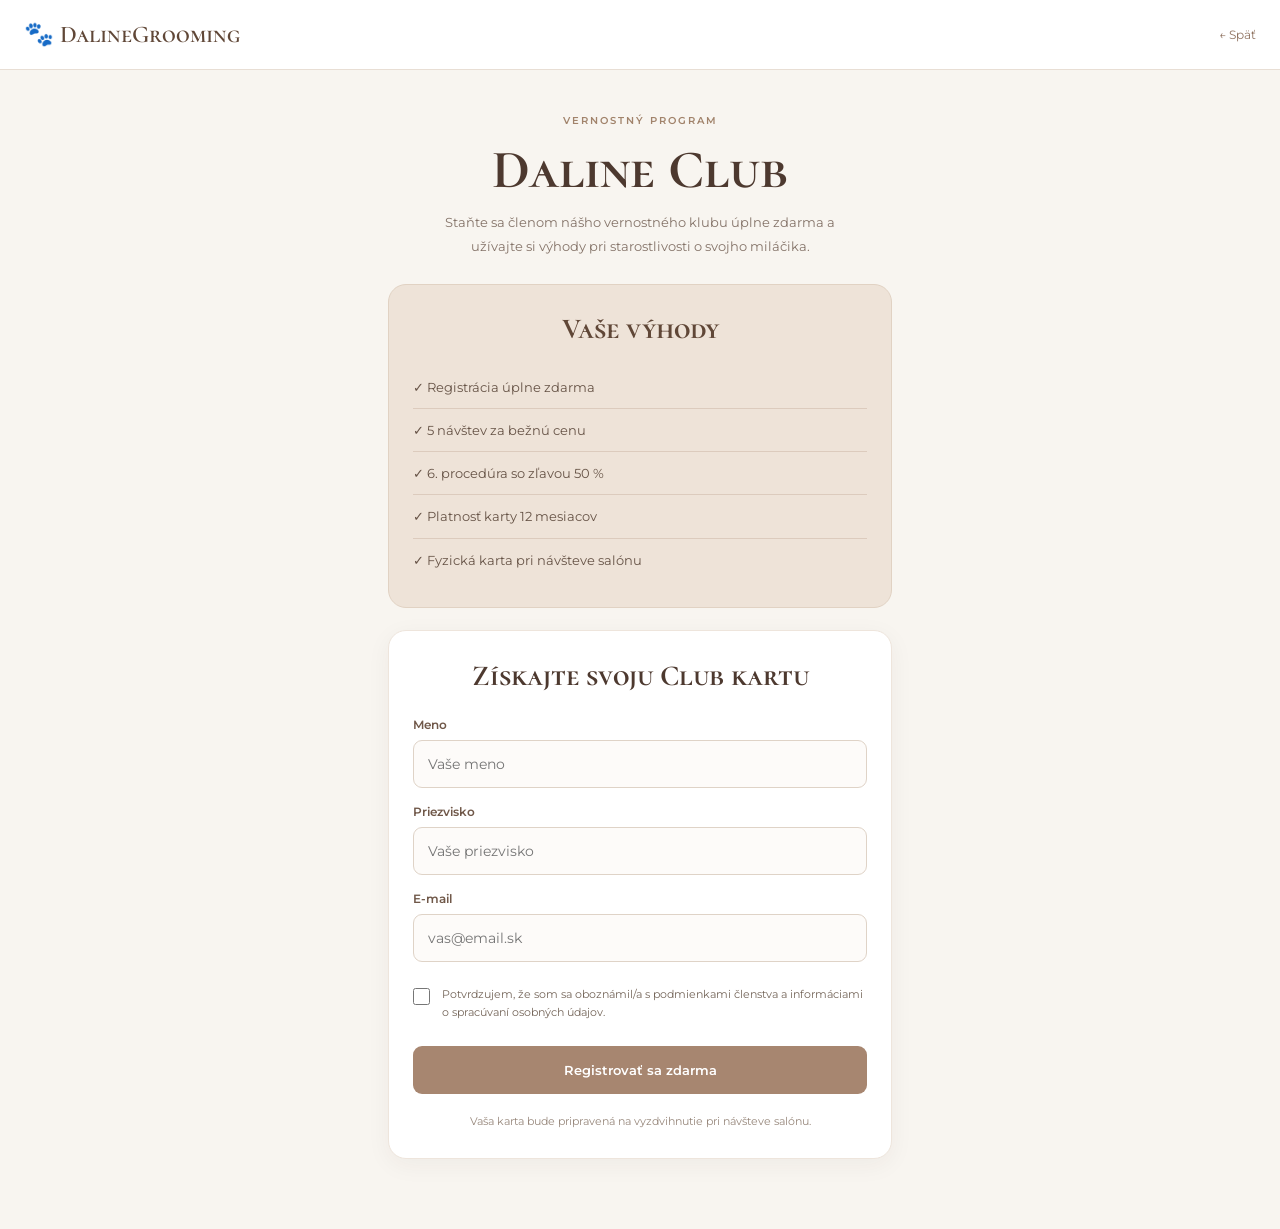
<file: daline-club.html>
<!doctype html>

<html lang="sk">
  <head>
    <meta charset="utf-8" />

    <meta name="viewport" content="width=device-width, initial-scale=1.0" />

    <title>Daline Club | DalineGrooming</title>

    <link rel="preconnect" href="https://fonts.googleapis.com" />

    <link rel="preconnect" href="https://fonts.gstatic.com" crossorigin />

    <link
      href="https://fonts.googleapis.com/css2?family=Cormorant+SC:wght@400;600;700&family=Montserrat:wght@400;500;600&display=swap"
      rel="stylesheet"
    />

    <style>
      * {
        box-sizing: border-box;
      }

      html,
      body {
        margin: 0;
        padding: 0;
        width: 100%;
        overflow-x: hidden;
      }

      body {
        background: #f8f5f0;
        color: #4d392f;
        font-family: "Montserrat", sans-serif;
        font-size: 14px;
      }

      /* HEADER */
      .club-header {
        width: 100%;
        background: #fff;
        border-bottom: 1px solid #e8ded4;
        padding: 20px 24px;
        display: flex;
        align-items: center;
        justify-content: space-between;
        gap: 12px;
      }

      .club-logo {
        font-family: "Cormorant SC", Georgia, serif;
        font-size: 24px;
        font-weight: 600;
        color: #604737;
        text-decoration: none;
      }

      .back-link {
        color: #8e715e;
        font-size: 12px;
        text-decoration: none;
        white-space: nowrap;
      }

      /* PAGE CONTAINER */
      .club-container {
        width: 100%;
        max-width: 540px;
        margin: 0 auto;
        padding: 40px 18px 70px;
      }

      /* INTRO */
      .club-intro {
        width: 100%;
        text-align: center;
        margin-bottom: 26px;
      }

      .club-intro span {
        font-size: 10px;
        font-weight: 600;
        letter-spacing: 2px;
        color: #a1836b;
      }

      .club-intro h1 {
        font-family: "Cormorant SC", Georgia, serif;
        font-size: clamp(40px, 9vw, 54px);
        line-height: 1.1;
        margin: 12px 0;
        color: #4d392f;
      }

      .club-intro p {
        max-width: 410px;
        margin: 0 auto;
        font-size: 13px;
        line-height: 1.8;
        color: #847368;
      }

      /* BENEFITS CARD */
      .club-benefits {
        width: 100%;
        background: #eee3d8;
        border: 1px solid #e1d2c3;
        border-radius: 18px;
        padding: 26px 24px;
        margin-bottom: 22px;
      }

      .club-benefits h2 {
        font-family: "Cormorant SC", Georgia, serif;
        font-size: 29px;
        color: #604737;
        text-align: center;
        margin: 0 0 20px;
      }

      .club-benefits p {
        font-size: 13px;
        color: #665346;
        line-height: 1.7;
        padding: 10px 0;
        margin: 0;
        border-bottom: 1px solid #dccbbd;
      }

      .club-benefits p:last-child {
        border-bottom: none;
      }

      /* REGISTRATION CARD */
      .club-form {
        width: 100%;
        display: block;
        background: #fff;
        border: 1px solid #eee5dc;
        border-radius: 18px;
        padding: 28px 24px;
        box-shadow: 0 6px 25px rgba(60, 40, 30, 0.05);
      }

      .club-form h2 {
        font-family: "Cormorant SC", Georgia, serif;
        font-size: 29px;
        line-height: 1.2;
        color: #4d392f;
        text-align: center;
        margin: 0 0 24px;
      }

      /* FORM FIELDS */
      .club-form > label:not(.club-consent) {
        display: block;
        font-size: 12px;
        font-weight: 600;
        color: #705849;
        margin: 16px 0 8px;
      }

      .club-form input:not([type="checkbox"]) {
        display: block;
        width: 100%;
        min-width: 0;
        padding: 14px;
        border: 1px solid #dfd3c7;
        border-radius: 9px;
        background: #fdfbf9;
        color: #4d392f;
        font-family: inherit;
        font-size: 14px;
      }

      .club-form input:focus {
        outline: 2px solid #c7aa92;
        outline-offset: 1px;
      }

      /* CONSENT - FIXED */
      .club-form .club-consent {
        display: flex !important;
        flex-direction: row !important;
        align-items: flex-start !important;
        justify-content: flex-start !important;
        width: 100%;
        gap: 12px;
        margin: 24px 0 !important;
        padding: 0;
        font-size: 11px;
        font-weight: 400;
        line-height: 1.6;
        color: #75665a;
        text-align: left;
      }

      .club-form .club-consent input[type="checkbox"] {
        appearance: auto;
        display: block;
        flex: 0 0 17px;
        width: 17px !important;
        height: 17px !important;
        min-width: 17px;
        margin: 2px 0 0;
        padding: 0;
        accent-color: #a78670;
      }

      .club-form .club-consent span {
        display: block;
        flex: 1 1 0;
        min-width: 0;
        overflow-wrap: anywhere;
      }

      /* BUTTON */
      .club-form button[type="submit"] {
        display: block;
        width: 100%;
        padding: 16px;
        background: #a78670;
        color: #fff;
        border: none;
        border-radius: 9px;
        font-family: inherit;
        font-size: 13px;
        font-weight: 600;
        cursor: pointer;
      }

      .club-form button[type="submit"]:hover {
        background: #8d6c56;
      }

      .club-note {
        text-align: center;
        font-size: 11px;
        line-height: 1.7;
        color: #97877b;
        margin: 18px 0 0;
      }

      #clubStatus {
        text-align: center;
        font-size: 12px;
      }

      /* MOBILE */
      @media (max-width: 600px) {
        .club-header {
          padding: 17px 18px;
        }

        .club-logo {
          font-size: 20px;
        }

        .club-container {
          padding: 30px 16px 50px;
        }

        .club-benefits {
          padding: 22px 20px;
        }

        .club-form {
          padding: 25px 20px;
        }

        .club-form h2 {
          font-size: 26px;
        }
      }
    </style>
  </head>

  <body>
    <header class="club-header">
      <a href="index.html" class="club-logo"> 🐾 DalineGrooming </a>

      <a href="index.html#loyalty" class="back-link"> ← Späť </a>
    </header>

    <main class="club-container">
      <div class="club-intro">
        <span>VERNOSTNÝ PROGRAM</span>
        <h1>Daline Club</h1>

        <p>
          Staňte sa členom nášho vernostného klubu úplne zdarma a užívajte si
          výhody pri starostlivosti o svojho miláčika.
        </p>
      </div>

      <div class="club-benefits">
        <h2>Vaše výhody</h2>

        <p>✓ Registrácia úplne zdarma</p>

        <p>✓ 5 návštev za bežnú cenu</p>

        <p>✓ 6. procedúra so zľavou 50 %</p>

        <p>✓ Platnosť karty 12 mesiacov</p>

        <p>✓ Fyzická karta pri návšteve salónu</p>
      </div>

      <form
        class="club-form"
        id="clubForm"
        action="https://formspree.io/f/xzerbgjo"
        method="POST"
      >
        <input type="hidden" name="membership" value="Daline Club" />
        <h2>Získajte svoju Club kartu</h2>

        <label for="firstName">Meno</label>

        <input
          type="text"
          id="firstName"
          name="firstName"
          autocomplete="given-name"
          placeholder="Vaše meno"
          required
        />

        <label for="lastName">Priezvisko</label>

        <input
          type="text"
          id="lastName"
          name="lastName"
          autocomplete="family-name"
          placeholder="Vaše priezvisko"
          required
        />

        <label for="email">E-mail</label>

        <input
          type="email"
          id="email"
          name="email"
          autocomplete="email"
          placeholder="vas@email.sk"
          required
        />

        <label class="club-consent">
          <input type="checkbox" name="termsAccepted" value="yes" required />
          <span>
            Potvrdzujem, že som sa oboznámil/a s podmienkami členstva a
            informáciami o spracúvaní osobných údajov.
          </span>
        </label>

        <button type="submit">Registrovať sa zdarma</button>

        <p id="clubStatus" role="status" aria-live="polite"></p>

        <p class="club-note">
          Vaša karta bude pripravená na vyzdvihnutie pri návšteve salónu.
        </p>
      </form>
    </main>
    <script>
      const clubForm = document.getElementById("clubForm");
      const clubStatus = document.getElementById("clubStatus");

      clubForm.addEventListener("submit", async function (event) {
        event.preventDefault();

        const button = clubForm.querySelector('button[type="submit"]');

        button.disabled = true;
        button.textContent = "Odosielanie...";
        clubStatus.textContent = "";

        try {
          const response = await fetch(clubForm.action, {
            method: "POST",
            body: new FormData(clubForm),
            headers: {
              Accept: "application/json",
            },
          });

          if (response.ok) {
            window.location.href = "daline-success.html";
          } else {
            clubStatus.textContent =
              "Registráciu sa nepodarilo odoslať. Skúste to znova.";
          }
        } catch (error) {
          clubStatus.textContent = "Nastala chyba pripojenia. Skúste to znova.";
        } finally {
          button.disabled = false;
          button.textContent = "Registrovať sa zdarma";
        }
      });
    </script>
  </body>
</html>
</file>
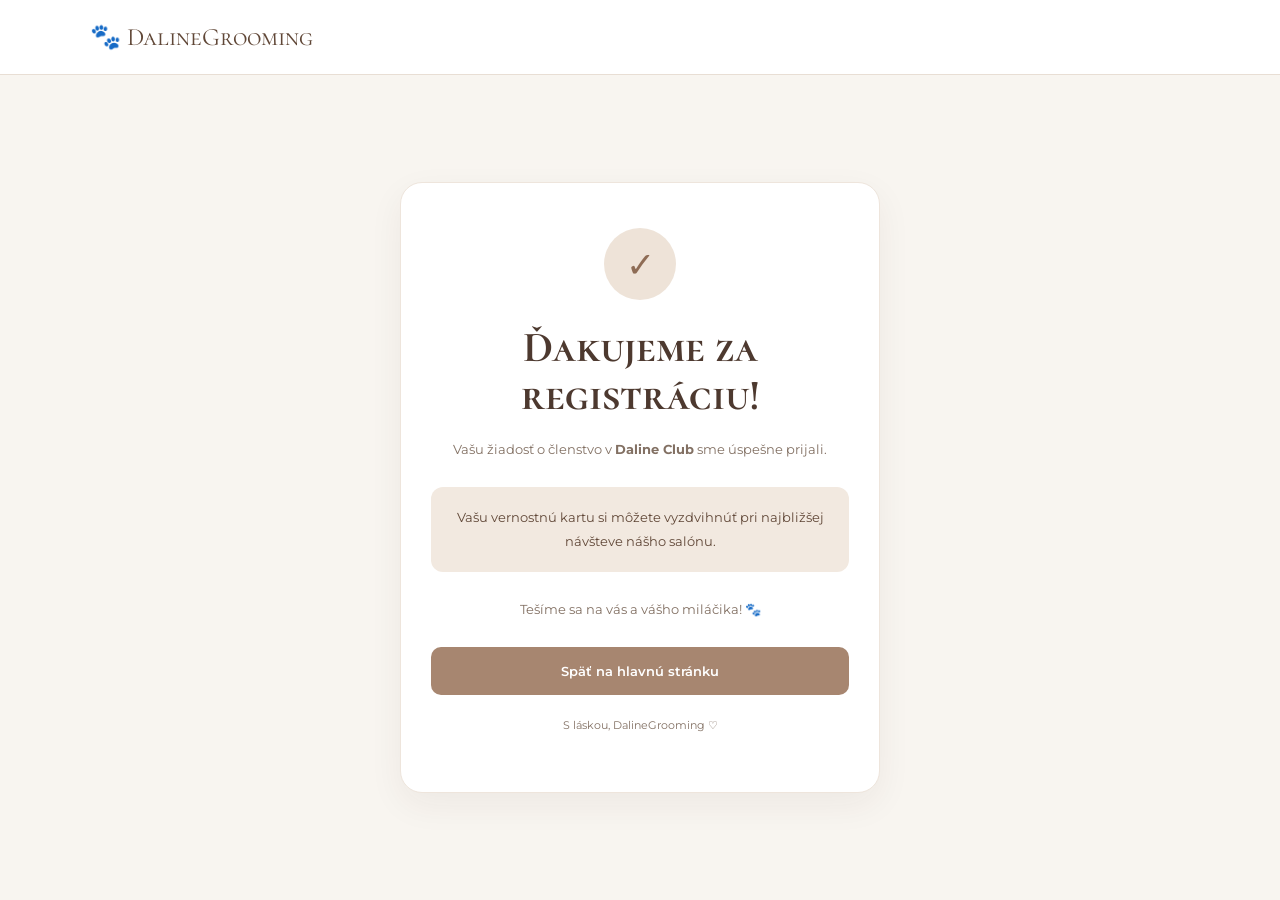
<file: daline-success.html>
<!doctype html>

<html lang="sk">
  <head>
    <meta charset="UTF-8" />

    <meta name="viewport" content="width=device-width, initial-scale=1.0" />

    <title>Ďakujeme | DalineGrooming</title>

    <link
      href="https://fonts.googleapis.com/css2?family=Cormorant+SC:wght@400;600;700&family=Montserrat:wght@400;500;600&display=swap"
      rel="stylesheet"
    />

    <style>
      * {
        box-sizing: border-box;
      }

      body {
        margin: 0;

        min-height: 100vh;

        background: #f8f5f0;

        color: #4d392f;

        font-family: "Montserrat", sans-serif;

        display: flex;

        flex-direction: column;
      }

      header {
        padding: 22px 7%;

        background: #fff;

        border-bottom: 1px solid #e8ded4;
      }

      .logo {
        font-family: "Cormorant SC", serif;

        font-size: 25px;

        color: #604737;

        text-decoration: none;
      }

      main {
        flex: 1;

        display: flex;

        align-items: center;

        justify-content: center;

        padding: 35px 18px;
      }

      .success-card {
        width: 100%;

        max-width: 480px;

        background: white;

        border: 1px solid #eee5dc;

        border-radius: 22px;

        padding: 45px 30px;

        text-align: center;

        box-shadow: 0 12px 35px rgba(60, 40, 30, 0.06);
      }

      .success-icon {
        width: 72px;

        height: 72px;

        border-radius: 50%;

        background: #eee3d8;

        color: #8e6c55;

        font-size: 35px;

        display: flex;

        align-items: center;

        justify-content: center;

        margin: 0 auto 24px;
      }

      h1 {
        font-family: "Cormorant SC", serif;

        font-size: 43px;

        line-height: 1.1;

        margin: 0 0 18px;
      }

      p {
        font-size: 13px;

        line-height: 1.9;

        color: #827063;
      }

      .highlight {
        background: #f2e9e0;

        padding: 18px;

        border-radius: 12px;

        margin: 25px 0;
      }

      .highlight p {
        margin: 0;

        color: #604737;
      }

      .btn {
        display: block;

        padding: 16px;

        background: #a78670;

        color: white;

        text-decoration: none;

        border-radius: 10px;

        font-size: 13px;

        font-weight: 600;

        margin-top: 25px;
      }

      .btn:hover {
        background: #8e6c55;
      }

      .small {
        font-size: 11px;

        margin-top: 20px;
      }

      @media (max-width: 600px) {
        .success-card {
          padding: 35px 23px;
        }

        h1 {
          font-size: 37px;
        }
      }
    </style>
  </head>

  <body>
    <header>
      <a href="index.html" class="logo"> 🐾 DalineGrooming </a>
    </header>

    <main>
      <div class="success-card">
        <div class="success-icon">✓</div>

        <h1>Ďakujeme za registráciu!</h1>

        <p>
          Vašu žiadosť o členstvo v

          <strong>Daline Club</strong>

          sme úspešne prijali.
        </p>

        <div class="highlight">
          <p>
            Vašu vernostnú kartu si môžete vyzdvihnúť pri najbližšej návšteve
            nášho salónu.
          </p>
        </div>

        <p>Tešíme sa na vás a vášho miláčika! 🐾</p>

        <a href="index.html" class="btn"> Späť na hlavnú stránku </a>

        <p class="small">S láskou, DalineGrooming ♡</p>
      </div>
    </main>
  </body>
</html>
</file>
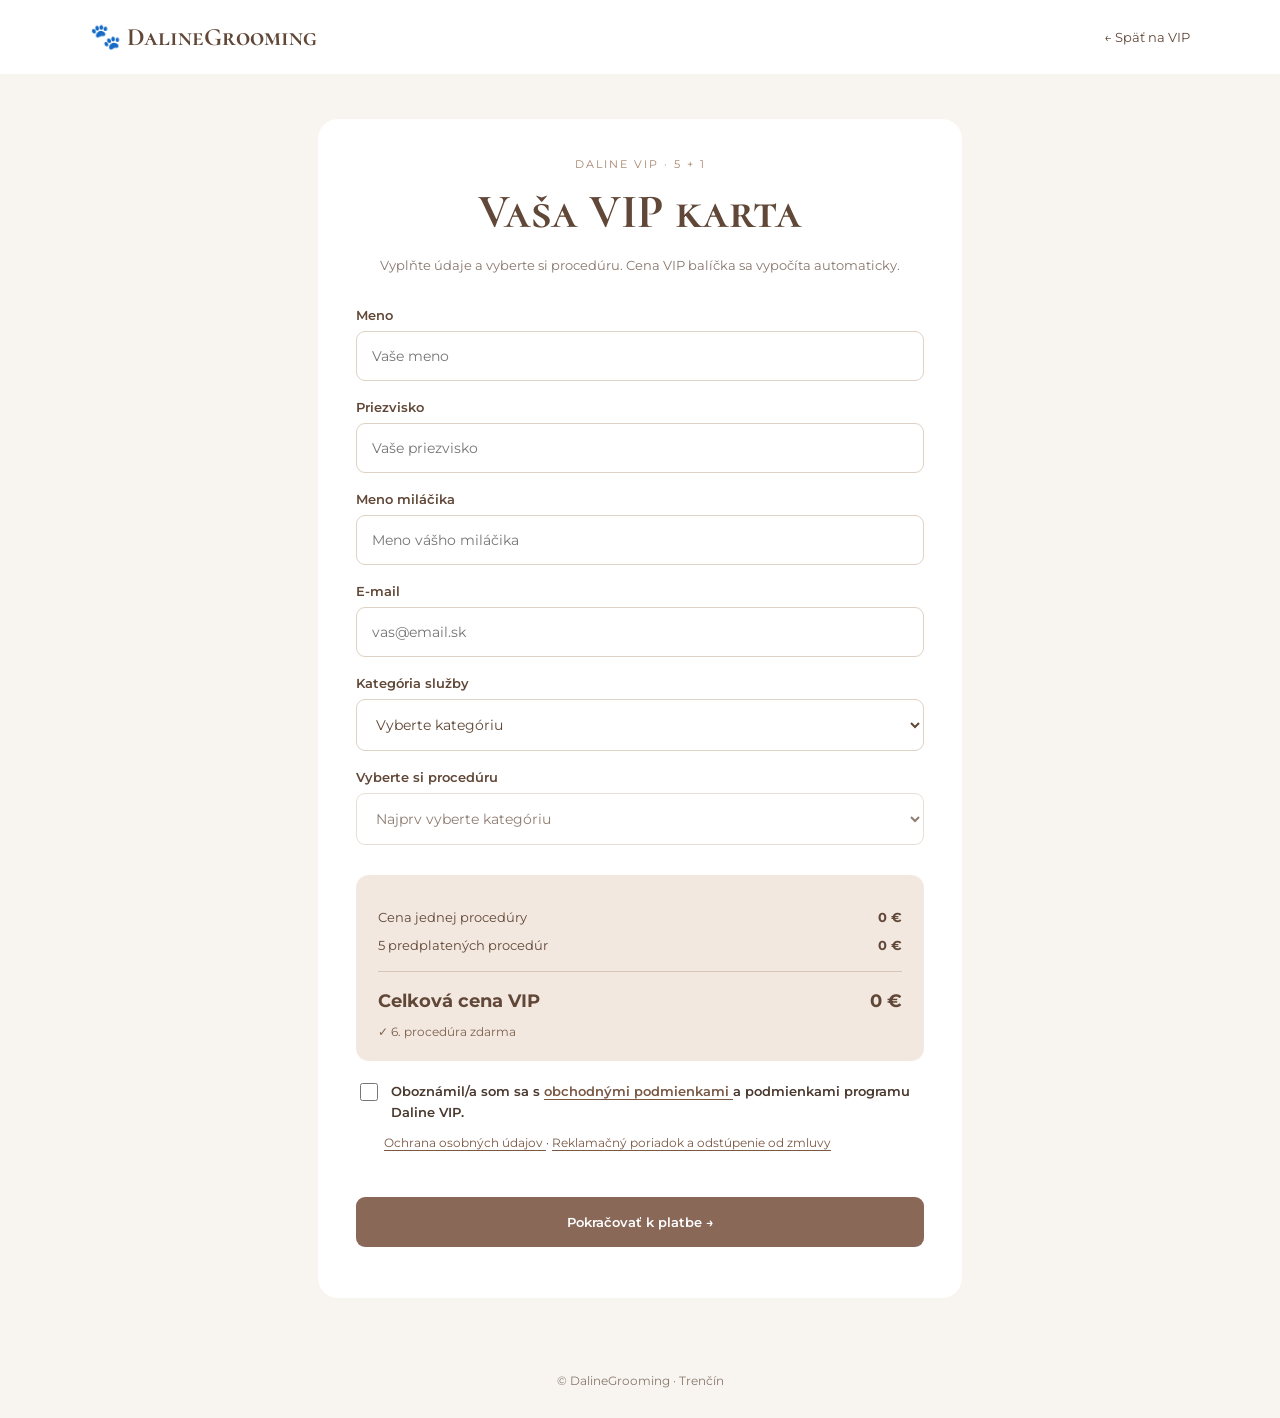
<file: daline-vip-payment.html>
<!doctype html>

<html lang="sk">
  <head>
    <meta charset="UTF-8" />

    <meta name="viewport" content="width=device-width, initial-scale=1.0" />

    <title>VIP objednávka | DalineGrooming</title>

    <link
      href="https://fonts.googleapis.com/css2?family=Cormorant+SC:wght@500;600;700&family=Montserrat:wght@400;500;600;700&display=swap"
      rel="stylesheet"
    />

    <style>
      * {
        box-sizing: border-box;
      }

      body {
        margin: 0;

        background: #f8f5f0;

        color: #604737;

        font-family: Montserrat, sans-serif;
      }

      header {
        padding: 22px 7%;

        background: white;

        display: flex;

        justify-content: space-between;

        align-items: center;
      }

      .logo {
        font-family: "Cormorant SC", serif;

        font-size: 25px;

        font-weight: 700;

        text-decoration: none;

        color: #604737;
      }

      .back {
        color: #604737;

        text-decoration: none;

        font-size: 13px;
      }

      main {
        max-width: 680px;

        margin: 45px auto;

        padding: 0 18px;
      }

      .form-card {
        background: white;

        border-radius: 20px;

        padding: 38px;
      }

      .eyebrow {
        color: #a78670;

        font-size: 11px;

        letter-spacing: 2px;

        text-align: center;
      }

      h1 {
        font-family: "Cormorant SC", serif;

        font-size: 48px;

        text-align: center;

        margin: 12px 0;
      }

      .intro {
        text-align: center;

        color: #88776c;

        font-size: 13px;

        line-height: 1.8;

        margin-bottom: 30px;
      }

      label {
        display: block;

        font-size: 13px;

        font-weight: 600;

        margin: 18px 0 8px;
      }

      input,
      select {
        width: 100%;

        padding: 15px;

        border: 1px solid #ded1c6;

        border-radius: 9px;

        background: white;

        color: #604737;

        font-family: inherit;

        font-size: 14px;
      }

      input:focus,
      select:focus {
        outline: 2px solid #a78670;

        outline-offset: 1px;
      }

      .summary {
        background: #f2e8df;

        padding: 22px;

        border-radius: 13px;

        margin-top: 30px;
      }

      .summary-row {
        display: flex;

        justify-content: space-between;

        gap: 15px;

        margin: 12px 0;

        font-size: 13px;
      }

      .summary hr {
        border: 0;

        border-top: 1px solid #d7c5b6;

        margin: 18px 0;
      }

      .total {
        font-weight: 700;

        font-size: 18px;
      }

      .free {
        color: #7e604c;

        font-size: 12px;

        margin-bottom: 0;
      }

      button {
        width: 100%;

        background: #896858;

        color: white;

        padding: 17px;

        border: 0;

        border-radius: 9px;

        font-family: inherit;

        font-weight: 600;

        cursor: pointer;

        margin-top: 25px;
      }

      button:hover {
        background: #705344;
      }

      .note {
        font-size: 12px;

        color: #88776c;

        line-height: 1.7;

        text-align: center;
      }

      .message {
        font-size: 13px;

        line-height: 1.6;

        text-align: center;

        color: #604737;
      }

      footer {
        text-align: center;

        padding: 30px;

        font-size: 12px;

        color: #88776c;
      }

      @media (max-width: 600px) {
        .form-card {
          padding: 24px 20px;
        }

        h1 {
          font-size: 39px;
        }

        .back {
          font-size: 11px;
        }
      }
      /* Daline VIP – legal links */
      .vip-consent {
        margin: 20px 0;
        font-size: 13px;
        line-height: 1.6;
        color: #49382e;
      }

      .vip-consent label {
        display: flex;
        align-items: flex-start;
        gap: 10px;
        cursor: pointer;
      }

      .vip-consent input[type="checkbox"] {
        width: 18px;
        height: 18px;
        flex-shrink: 0;
        margin-top: 2px;
        accent-color: #795844;
      }

      .vip-consent a {
        color: #795844;
        text-decoration: underline;
        text-underline-offset: 3px;
      }

      .vip-consent a:hover {
        color: #49382e;
      }

      .vip-legal-links {
        margin: 10px 0 0 28px;
        font-size: 12px;
      }
    </style>
  </head>

  <body>
    <header>
      <a class="logo" href="index.html">🐾 DalineGrooming</a>

      <a class="back" href="daline-vip.html">← Späť na VIP</a>
    </header>

    <main>
      <section class="form-card">
        <div class="eyebrow">DALINE VIP · 5 + 1</div>

        <h1>Vaša VIP karta</h1>

        <p class="intro">
          Vyplňte údaje a vyberte si procedúru. Cena VIP balíčka sa vypočíta
          automaticky.
        </p>

        <form id="vipForm">
          <label for="firstName">Meno</label>

          <input
            id="firstName"
            name="firstName"
            type="text"
            placeholder="Vaše meno"
            autocomplete="given-name"
            required
          />

          <label for="lastName">Priezvisko</label
          ><input
            id="lastName"
            name="lastName"
            type="text"
            placeholder="Vaše priezvisko"
            autocomplete="family-name"
            required
          />

          <label for="petName">Meno miláčika</label>

          <input
            id="petName"
            name="petName"
            type="text"
            placeholder="Meno vášho miláčika"
            required
          />

          <label for="email">E-mail</label>

          <input
            id="email"
            name="email"
            type="email"
            placeholder="vas@email.sk"
            autocomplete="email"
            required
          />

          <label for="category">Kategória služby</label>

          <select id="category" required>
            <option value="">Vyberte kategóriu</option>

            <option value="grooming">Komplexný grooming</option>

            <option value="bathing">Kúpanie a starostlivosť</option>

            <option value="hygiene">Hygienický balíček</option>

            <option value="brushing">Vyčesávanie srsti</option>

            <option value="cats">Služby pre mačky</option>
          </select>

          <label for="service">Vyberte si procedúru</label>

          <select id="service" required disabled>
            <option value="">Najprv vyberte kategóriu</option>
          </select>

          <div class="summary">
            <div class="summary-row">
              <span>Cena jednej procedúry</span>

              <strong id="unitPrice">0 €</strong>
            </div>

            <div class="summary-row">
              <span>5 predplatených procedúr</span>

              <strong id="fivePrice">0 €</strong>
            </div>

            <hr />

            <div class="summary-row total">
              <span>Celková cena VIP</span>

              <span id="totalPrice">0 €</span>
            </div>

            <p class="free">✓ 6. procedúra zdarma</p>
          </div>
          <div class="vip-consent">
            <label for="acceptTerms">
              <input
                type="checkbox"
                id="acceptTerms"
                name="acceptTerms"
                required
              />
              <span>
                Oboznámil/a som sa s
                <a
                  href="obchodne-podmienky.html"
                  target="_blank"
                  rel="noopener noreferrer"
                >
                  obchodnými podmienkami
                </a>
                a podmienkami programu Daline VIP.
              </span>
            </label>

            <p class="vip-legal-links">
              <a
                href="ochrana-osobnych-udajov.html"
                target="_blank"
                rel="noopener noreferrer"
              >
                Ochrana osobných údajov
              </a>
              ·
              <a
                href="reklamacny-poriadok.html"
                target="_blank"
                rel="noopener noreferrer"
              >
                Reklamačný poriadok a odstúpenie od zmluvy
              </a>
            </p>
          </div>
          <button type="submit">Pokračovať k platbe →</button>

          <p class="message" id="status" role="status"></p>
        </form>
      </section>
    </main>

    <footer>© DalineGrooming · Trenčín</footer>

    <script>
      // Ceny podľa aktuálneho cenníka DalineGrooming.

      const services = {
        grooming: [
          { id: "groom-small", name: "Malý pes", price: 35 },

          { id: "groom-medium", name: "Stredný pes", price: 45 },

          { id: "groom-large", name: "Veľký pes", price: 60 },
        ],

        bathing: [
          { id: "bath-small", name: "Malý pes", price: 20 },

          { id: "bath-medium", name: "Stredný pes", price: 30 },

          { id: "bath-large", name: "Veľký pes", price: 40 },
        ],

        hygiene: [
          { id: "hygiene-small", name: "Malý pes", price: 25 },

          { id: "hygiene-medium", name: "Stredný pes", price: 35 },

          { id: "hygiene-large", name: "Veľký pes", price: 45 },
        ],

        brushing: [
          { id: "brush-small", name: "Malý pes", price: 15 },

          { id: "brush-medium", name: "Stredný pes", price: 20 },

          { id: "brush-large", name: "Veľký pes", price: 35 },
        ],

        cats: [
          { id: "cat-shedding", name: "Expresné pĺznutie", price: 40 },

          { id: "cat-brushing", name: "Vyčesávanie", price: 20 },

          { id: "cat-nails", name: "Strihanie pazúrikov", price: 5 },

          { id: "cat-grooming", name: "Komplexný grooming", price: 35 },
        ],
      };

      const category = document.getElementById("category");

      const service = document.getElementById("service");

      const unitPrice = document.getElementById("unitPrice");

      const fivePrice = document.getElementById("fivePrice");

      const totalPrice = document.getElementById("totalPrice");

      const status = document.getElementById("status");

      function updatePrice() {
        const items = services[category.value] || [];

        const selected = items.find((item) => item.id === service.value);

        const price = selected ? selected.price : 0;

        unitPrice.textContent = price + " €";

        fivePrice.textContent = price * 5 + " €";

        totalPrice.textContent = price * 5 + " €";
      }

      category.addEventListener("change", function () {
        const items = services[category.value] || [];

        service.innerHTML = "";

        const placeholder = document.createElement("option");

        placeholder.value = "";

        placeholder.textContent = "Vyberte procedúru";

        service.appendChild(placeholder);

        items.forEach((item) => {
          const option = document.createElement("option");

          option.value = item.id;

          option.textContent = item.name + " — " + item.price + " €";

          service.appendChild(option);
        });

        service.disabled = items.length === 0;

        updatePrice();

        status.textContent = "";
      });

      service.addEventListener("change", function () {
        updatePrice();

        status.textContent = "";
      });
      const WORKER_URL = "https://daline-vip-checkout.bogdanka1833.workers.dev";

      document
        .getElementById("vipForm")
        .addEventListener("submit", async function (event) {
          event.preventDefault();
          const acceptTerms = document.getElementById("acceptTerms");

          if (!acceptTerms.checked) {
            acceptTerms.reportValidity();
            return;
          }
          const button = this.querySelector('button[type="submit"]');

          button.disabled = true;
          button.textContent = "Pripravujeme platbu...";
          status.textContent = "";

          try {
            const response = await fetch(WORKER_URL + "/create-checkout", {
              method: "POST",
              headers: {
                "Content-Type": "application/json",
              },
              body: JSON.stringify({
                firstName: document.getElementById("firstName").value,
                lastName: document.getElementById("lastName").value,
                petName: document.getElementById("petName").value,
                email: document.getElementById("email").value,
                serviceId: service.value,
              }),
            });

            const result = await response.json();

            if (!response.ok || !result.url) {
              throw new Error(
                result.error || "Platbu sa nepodarilo pripraviť.",
              );
            }

            window.location.assign(result.url);
          } catch (error) {
            status.textContent =
              error.message || "Nastala chyba. Skúste to znova.";

            button.disabled = false;
            button.textContent = "Pokračovať k platbe →";
          }
        });
    </script>
  </body>
</html>
</file>
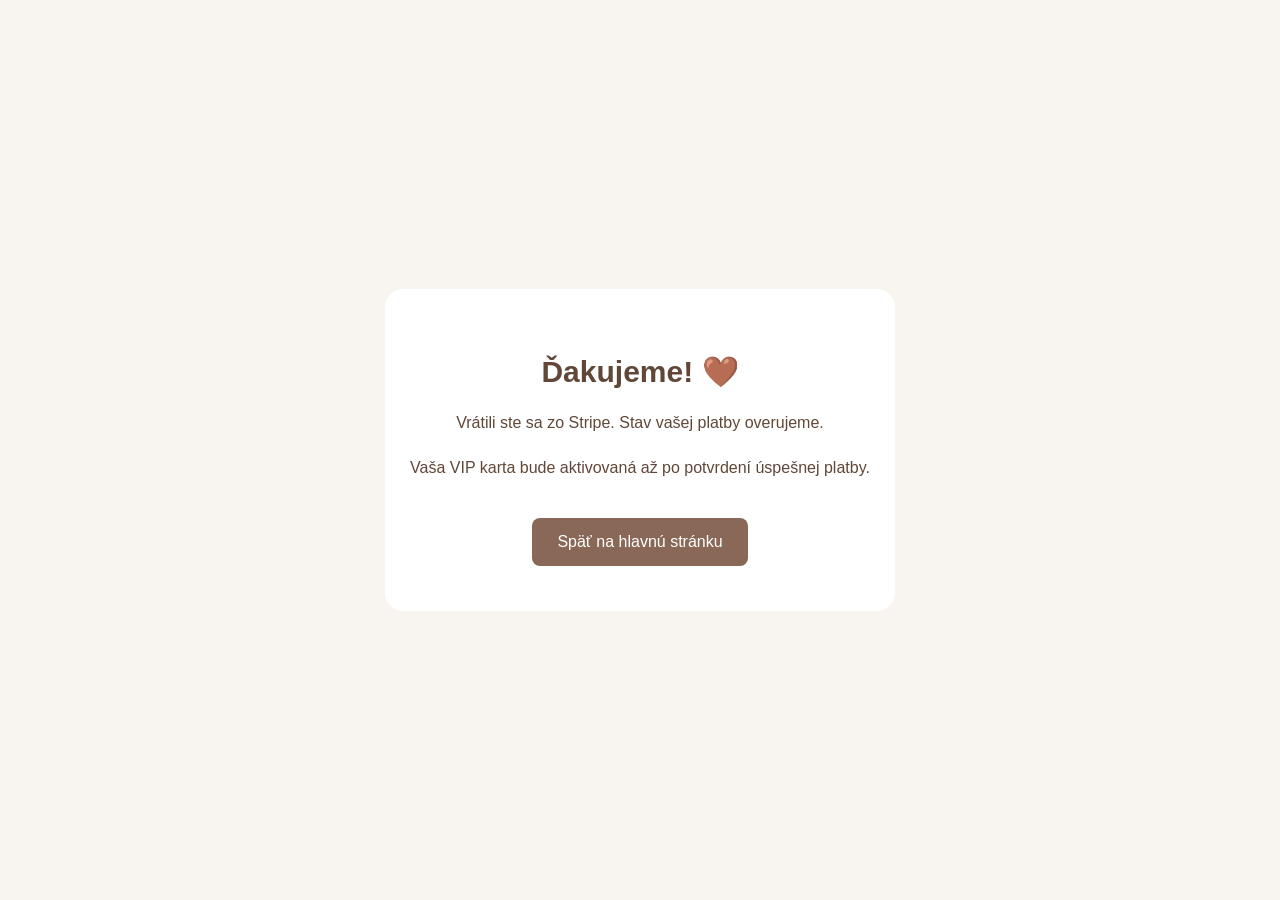
<file: daline-vip-success.html>
<!doctype html>

<html lang="sk">
  <head>
    <meta charset="UTF-8" />

    <meta name="viewport" content="width=device-width, initial-scale=1" />

    <title>Daline VIP | Potvrdenie</title>

    <style>
      body {
        margin: 0;

        min-height: 100vh;

        display: grid;

        place-items: center;

        background: #f8f5f0;

        font-family: Arial, sans-serif;

        color: #604737;

        text-align: center;
      }

      main {
        background: white;

        padding: 45px 25px;

        border-radius: 18px;

        max-width: 480px;

        margin: 20px;
      }

      h1 {
        font-size: 30px;
      }

      p {
        line-height: 1.8;
      }

      a {
        display: inline-block;

        background: #896858;

        color: white;

        padding: 15px 25px;

        border-radius: 8px;

        text-decoration: none;

        margin-top: 20px;
      }
    </style>
  </head>

  <body>
    <main>
      <h1>Ďakujeme! 🤎</h1>

      <p>Vrátili ste sa zo Stripe. Stav vašej platby overujeme.</p>

      <p>Vaša VIP karta bude aktivovaná až po potvrdení úspešnej platby.</p>

      <a href="index.html">Späť na hlavnú stránku</a>
    </main>
  </body>
</html>
</file>
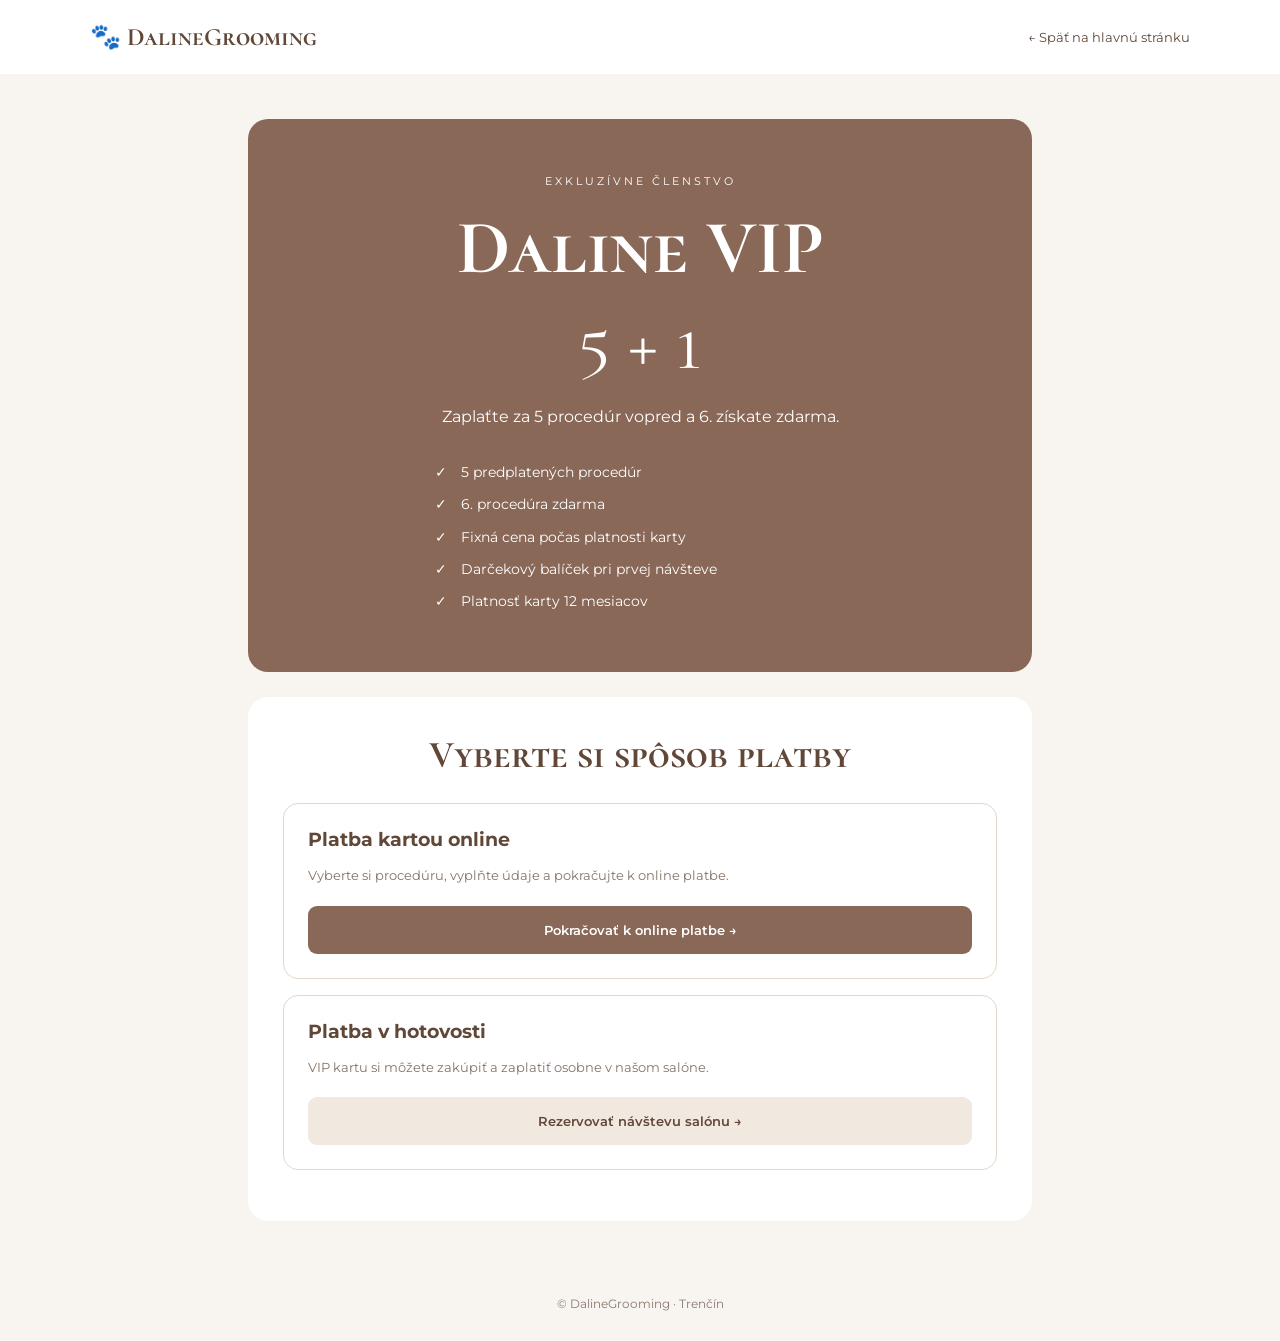
<file: daline-vip.html>
<!doctype html>

<html lang="sk">
  <head>
    <meta charset="UTF-8" />

    <meta name="viewport" content="width=device-width, initial-scale=1.0" />

    <title>Daline VIP | DalineGrooming</title>

    <link
      href="https://fonts.googleapis.com/css2?family=Cormorant+SC:wght@500;600;700&family=Montserrat:wght@400;500;600;700&display=swap"
      rel="stylesheet"
    />

    <style>
      * {
        box-sizing: border-box;
      }

      body {
        margin: 0;

        background: #f8f5f0;

        color: #604737;

        font-family: Montserrat, sans-serif;
      }

      header {
        padding: 22px 7%;

        background: white;

        display: flex;

        justify-content: space-between;

        align-items: center;
      }

      .logo {
        font-family: "Cormorant SC", serif;

        font-size: 25px;

        font-weight: 700;
      }

      a {
        color: inherit;
        text-decoration: none;
      }

      .back {
        font-size: 13px;
      }

      main {
        max-width: 820px;

        margin: 45px auto;

        padding: 0 18px;
      }

      .vip-hero {
        background: #896858;

        color: white;

        text-align: center;

        padding: 55px 25px;

        border-radius: 20px;
      }

      .eyebrow {
        letter-spacing: 3px;

        font-size: 11px;

        text-transform: uppercase;
      }

      h1,
      h2 {
        font-family: "Cormorant SC", serif;
      }

      h1 {
        font-size: clamp(48px, 9vw, 76px);

        margin: 14px 0 0;
      }

      .offer {
        font-family: "Cormorant SC", serif;

        font-size: 75px;

        line-height: 1.1;

        margin: 10px 0;
      }

      .vip-hero p {
        line-height: 1.8;
      }

      .benefits {
        list-style: none;

        padding: 0;

        max-width: 410px;

        margin: 25px auto 0;

        text-align: left;

        line-height: 2.3;

        font-size: 14px;
      }

      .benefits li::before {
        content: "✓ ";

        margin-right: 10px;
      }

      .payment {
        background: white;

        padding: 35px;

        margin-top: 25px;

        border-radius: 20px;
      }

      h2 {
        text-align: center;

        font-size: 38px;

        margin: 0 0 25px;
      }

      .option {
        border: 1px solid #e4d7cb;

        border-radius: 15px;

        padding: 24px;

        margin-bottom: 16px;
      }

      .option h3 {
        margin: 0 0 10px;
      }

      .option p {
        color: #857367;

        font-size: 13px;

        line-height: 1.8;
      }

      .btn {
        display: block;

        text-align: center;

        padding: 16px;

        margin-top: 18px;

        background: #896858;

        color: white;

        border-radius: 9px;

        font-weight: 600;

        font-size: 13px;
      }

      .cash {
        background: #f1e8df;

        color: #604737;
      }

      footer {
        text-align: center;

        padding: 30px;

        color: #88786d;

        font-size: 12px;
      }

      @media (max-width: 600px) {
        .payment {
          padding: 22px;
        }

        .vip-hero {
          padding: 40px 20px;
        }

        .back {
          font-size: 11px;
        }
      }
    </style>
  </head>

  <body>
    <header>
      <a class="logo" href="index.html">🐾 DalineGrooming</a>

      <a class="back" href="index.html">← Späť na hlavnú stránku</a>
    </header>

    <main>
      <section class="vip-hero">
        <div class="eyebrow">Exkluzívne členstvo</div>

        <h1>Daline VIP</h1>

        <div class="offer">5 + 1</div>

        <p>Zaplaťte za 5 procedúr vopred a 6. získate zdarma.</p>

        <ul class="benefits">
          <li>5 predplatených procedúr</li>

          <li>6. procedúra zdarma</li>

          <li>Fixná cena počas platnosti karty</li>

          <li>Darčekový balíček pri prvej návšteve</li>

          <li>Platnosť karty 12 mesiacov</li>
        </ul>
      </section>

      <section class="payment">
        <h2>Vyberte si spôsob platby</h2>

        <div class="option">
          <h3>Platba kartou online</h3>

          <p>
            Vyberte si procedúru, vyplňte údaje a pokračujte k online platbe.
          </p>

          <a class="btn" href="daline-vip-payment.html">
            Pokračovať k online platbe →
          </a>
        </div>

        <div class="option">
          <h3>Platba v hotovosti</h3>

          <p>VIP kartu si môžete zakúpiť a zaplatiť osobne v našom salóne.</p>

          <a
            class="btn cash"
            href="https://dalinegrooming.reservio.com"
            target="_blank"
            rel="noopener"
          >
            Rezervovať návštevu salónu →
          </a>
        </div>
      </section>
    </main>

    <footer>© DalineGrooming · Trenčín</footer>
  </body>
</html>
</file>
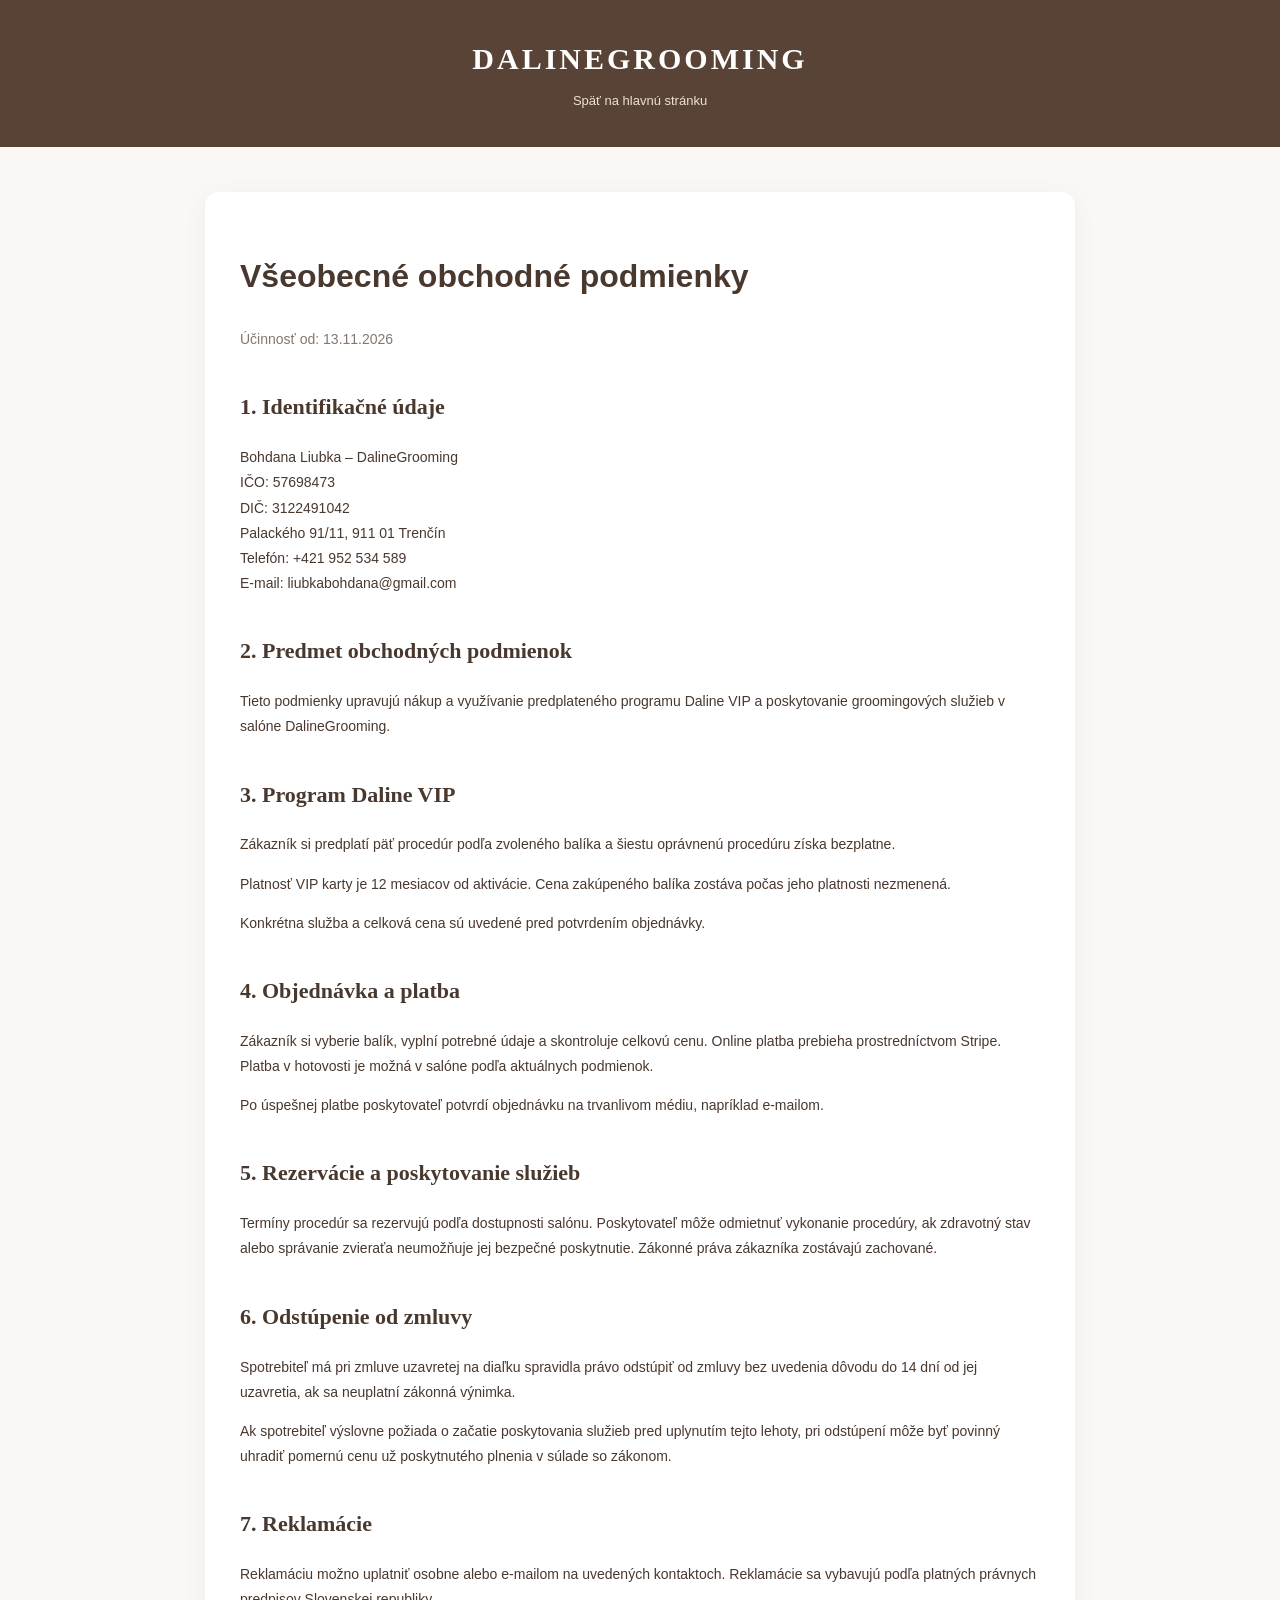
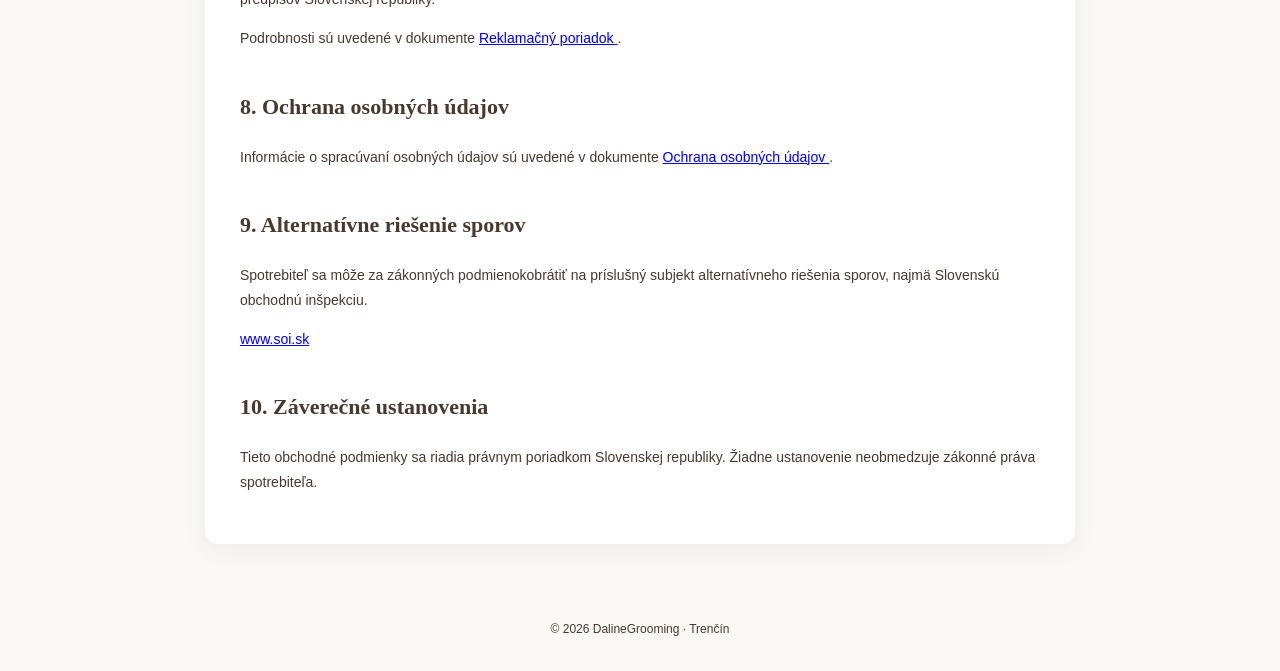
<file: obchodne-podmienky.html>
<!doctype html>
<html lang="sk">
  <head>
    <meta charset="UTF-8" />
    <meta name="viewport" content="width=device-width, initial-scale=1" />
    <title>Obchodné podmienky | DalineGrooming</title>
    <style>
      body {
        margin: 0;
        background: #faf8f5;
        color: #49382e;
        font-family: Arial, sans-serif;
        line-height: 1.8;
      }
      header {
        background: #594336;
        color: white;
        padding: 32px 20px;
        text-align: center;
      }
      header h1 {
        font-family: Georgia, serif;
        letter-spacing: 3px;
        font-size: 30px;
        margin: 0;
      }
      header a {
        color: #eee1d4;
        text-decoration: none;
        font-size: 13px;
      }
      main {
        max-width: 800px;
        margin: 45px auto;
        padding: 35px;
        background: white;
        border-radius: 14px;
        box-shadow: 0 5px 24px #49382e10;
      }
      h2 {
        font-family: Georgia, serif;
        font-size: 22px;
        margin-top: 35px;
      }
      h3 {
        font-size: 16px;
      }
      p,
      li {
        font-size: 14px;
      }
      .date {
        color: #86776e;
      }
      footer {
        padding: 30px;
        text-align: center;
        font-size: 12px;
      }
      @media (max-width: 600px) {
        main {
          margin: 15px;
          padding: 22px;
        }
        header h1 {
          font-size: 24px;
        }
      }
    </style>
  </head>
  <body>
    <header>
      <h1>DALINEGROOMING</h1>
      <a href="index.html">Späť na hlavnú stránku</a>
    </header>

    <main>
      <h1>Všeobecné obchodné podmienky</h1>
      <p class="date">Účinnosť od: 13.11.2026</p>

      <h2>1. Identifikačné údaje</h2>
      <p>
        Bohdana Liubka – DalineGrooming<br />
        IČO: 57698473<br />
        DIČ: 3122491042<br />
        Palackého 91/11, 911 01 Trenčín<br />
        Telefón: +421 952 534 589<br />
        E-mail: liubkabohdana@gmail.com
      </p>

      <h2>2. Predmet obchodných podmienok</h2>
      <p>
        Tieto podmienky upravujú nákup a využívanie predplateného programu
        Daline VIP a poskytovanie groomingových služieb v salóne DalineGrooming.
      </p>

      <h2>3. Program Daline VIP</h2>
      <p>
        Zákazník si predplatí päť procedúr podľa zvoleného balíka a šiestu
        oprávnenú procedúru získa bezplatne.
      </p>
      <p>
        Platnosť VIP karty je 12 mesiacov od aktivácie. Cena zakúpeného balíka
        zostáva počas jeho platnosti nezmenená.
      </p>
      <p>
        Konkrétna služba a celková cena sú uvedené pred potvrdením objednávky.
      </p>

      <h2>4. Objednávka a platba</h2>
      <p>
        Zákazník si vyberie balík, vyplní potrebné údaje a skontroluje celkovú
        cenu. Online platba prebieha prostredníctvom Stripe. Platba v hotovosti
        je možná v salóne podľa aktuálnych podmienok.
      </p>
      <p>
        Po úspešnej platbe poskytovateľ potvrdí objednávku na trvanlivom médiu,
        napríklad e-mailom.
      </p>

      <h2>5. Rezervácie a poskytovanie služieb</h2>
      <p>
        Termíny procedúr sa rezervujú podľa dostupnosti salónu. Poskytovateľ
        môže odmietnuť vykonanie procedúry, ak zdravotný stav alebo správanie
        zvieraťa neumožňuje jej bezpečné poskytnutie. Zákonné práva zákazníka
        zostávajú zachované.
      </p>

      <h2>6. Odstúpenie od zmluvy</h2>
      <p>
        Spotrebiteľ má pri zmluve uzavretej na diaľku spravidla právo odstúpiť
        od zmluvy bez uvedenia dôvodu do 14 dní od jej uzavretia, ak sa
        neuplatní zákonná výnimka.
      </p>
      <p>
        Ak spotrebiteľ výslovne požiada o začatie poskytovania služieb pred
        uplynutím tejto lehoty, pri odstúpení môže byť povinný uhradiť pomernú
        cenu už poskytnutého plnenia v súlade so zákonom.
      </p>

      <h2>7. Reklamácie</h2>
      <p>
        Reklamáciu možno uplatniť osobne alebo e-mailom na uvedených kontaktoch.
        Reklamácie sa vybavujú podľa platných právnych predpisov Slovenskej
        republiky.
      </p>
      <p>
        Podrobnosti sú uvedené v dokumente
        <a href="reklamacny-poriadok.html"> Reklamačný poriadok </a>.
      </p>

      <h2>8. Ochrana osobných údajov</h2>
      <p>
        Informácie o spracúvaní osobných údajov sú uvedené v dokumente
        <a href="ochrana-osobnych-udajov.html"> Ochrana osobných údajov </a>.
      </p>

      <h2>9. Alternatívne riešenie sporov</h2>
      <p>
        Spotrebiteľ sa môže za zákonných podmienokobrátiť na príslušný subjekt
        alternatívneho riešenia sporov, najmä Slovenskú obchodnú inšpekciu.
      </p>
      <p>
        <a href="https://www.soi.sk"> www.soi.sk </a>
      </p>

      <h2>10. Záverečné ustanovenia</h2>
      <p>
        Tieto obchodné podmienky sa riadia právnym poriadkom Slovenskej
        republiky. Žiadne ustanovenie neobmedzuje zákonné práva spotrebiteľa.
      </p>
    </main>

    <footer>© 2026 DalineGrooming · Trenčín</footer>
  </body>
</html>
</file>
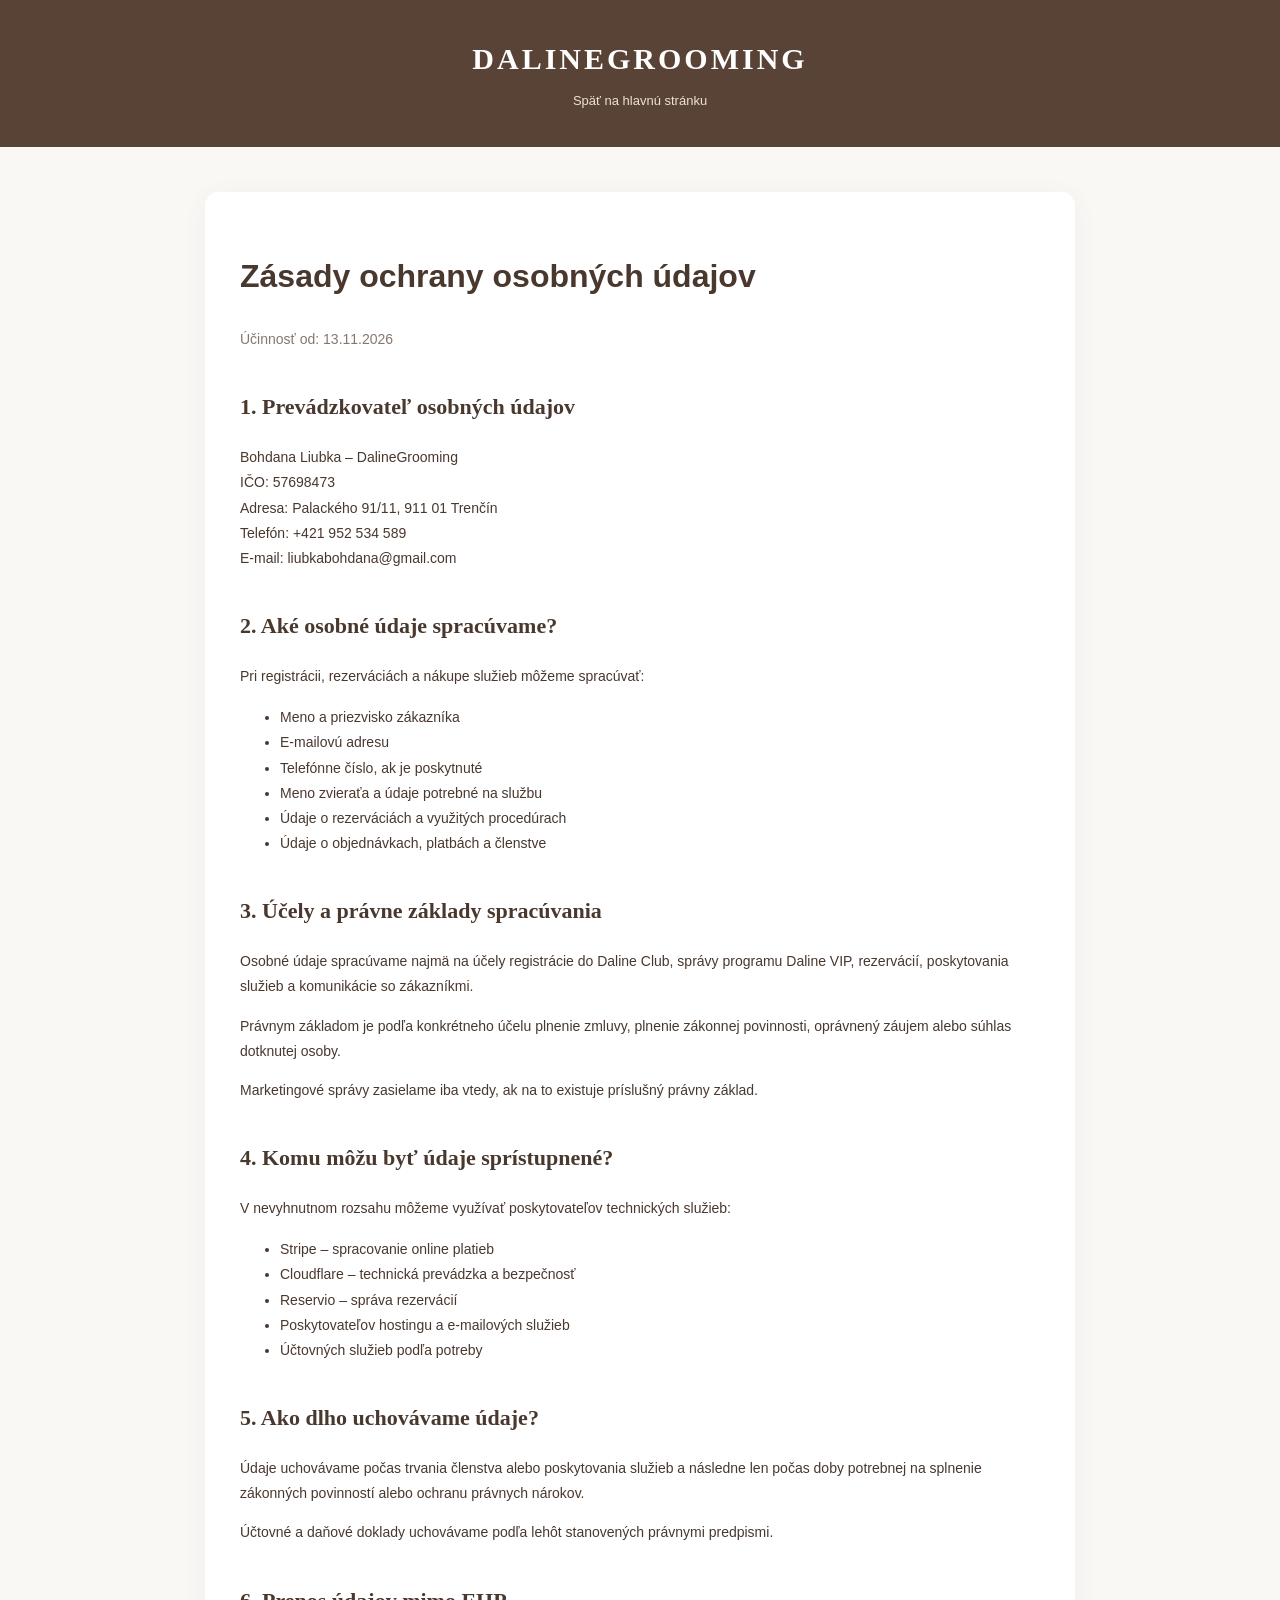
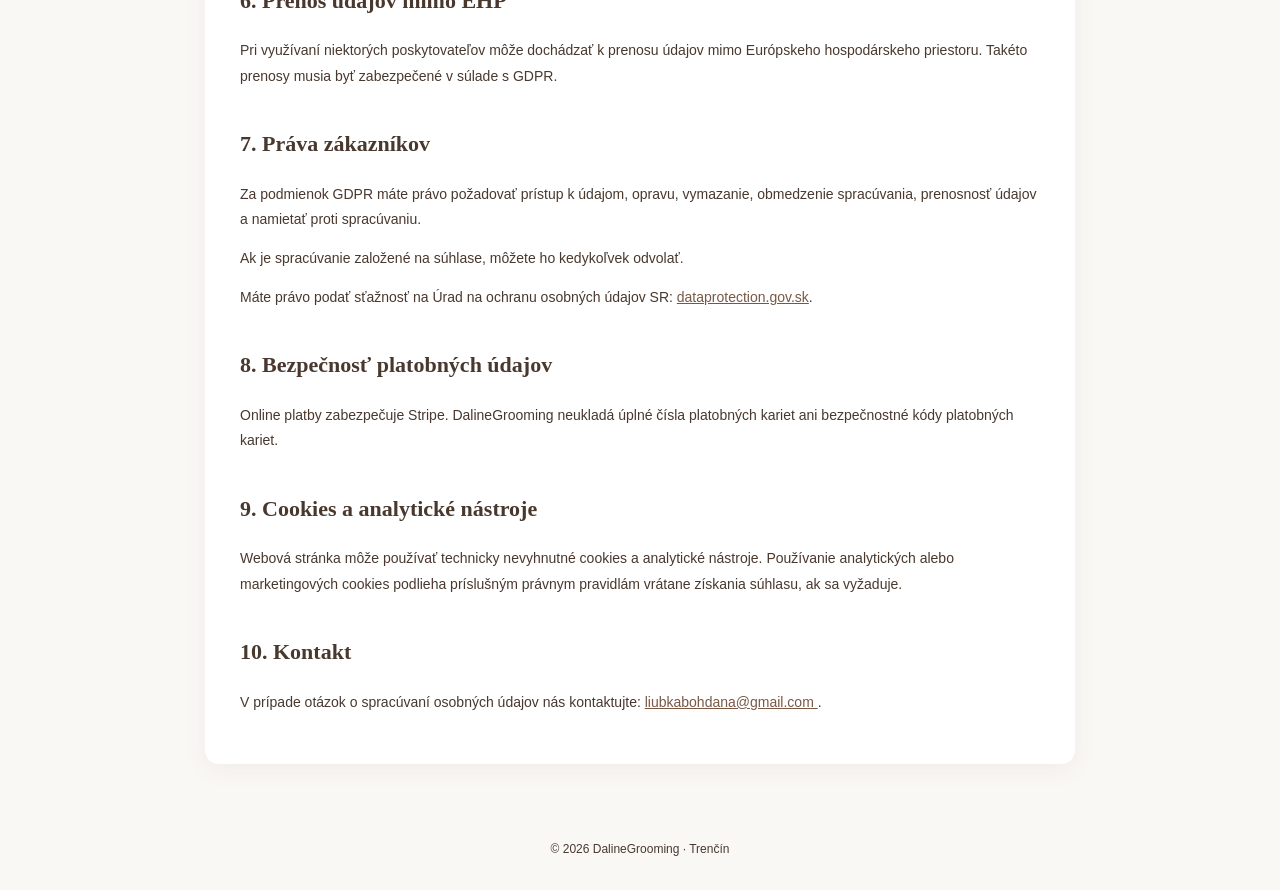
<file: ochrana-osobnych-udajov.html>
<!doctype html>
<html lang="sk">
  <head>
    <meta charset="UTF-8" />
    <meta name="viewport" content="width=device-width, initial-scale=1" />
    <title>Ochrana osobných údajov | DalineGrooming</title>
    <style>
      body {
        margin: 0;
        background: #faf8f5;
        color: #49382e;
        font-family: Arial, sans-serif;
        line-height: 1.8;
      }
      header {
        background: #594336;
        color: white;
        padding: 32px 20px;
        text-align: center;
      }
      header h1 {
        font-family: Georgia, serif;
        letter-spacing: 3px;
        font-size: 30px;
        margin: 0;
      }
      header a {
        color: #eee1d4;
        text-decoration: none;
        font-size: 13px;
      }
      main {
        max-width: 800px;
        margin: 45px auto;
        padding: 35px;
        background: white;
        border-radius: 14px;
        box-shadow: 0 5px 24px #49382e10;
      }
      h2 {
        font-family: Georgia, serif;
        font-size: 22px;
        margin-top: 35px;
      }
      p,
      li {
        font-size: 14px;
      }
      a {
        color: #795844;
      }
      .date {
        color: #86776e;
      }
      footer {
        padding: 30px;
        text-align: center;
        font-size: 12px;
      }
      @media (max-width: 600px) {
        main {
          margin: 15px;
          padding: 22px;
        }
        header h1 {
          font-size: 24px;
        }
      }
    </style>
  </head>
  <body>
    <header>
      <h1>DALINEGROOMING</h1>
      <a href="index.html">Späť na hlavnú stránku</a>
    </header>

    <main>
      <h1>Zásady ochrany osobných údajov</h1>
      <p class="date">Účinnosť od: 13.11.2026</p>

      <h2>1. Prevádzkovateľ osobných údajov</h2>
      <p>
        Bohdana Liubka – DalineGrooming<br />
        IČO: 57698473<br />
        Adresa: Palackého 91/11, 911 01 Trenčín<br />
        Telefón: +421 952 534 589<br />
        E-mail: liubkabohdana@gmail.com
      </p>

      <h2>2. Aké osobné údaje spracúvame?</h2>
      <p>Pri registrácii, rezerváciách a nákupe služieb môžeme spracúvať:</p>
      <ul>
        <li>Meno a priezvisko zákazníka</li>
        <li>E-mailovú adresu</li>
        <li>Telefónne číslo, ak je poskytnuté</li>
        <li>Meno zvieraťa a údaje potrebné na službu</li>
        <li>Údaje o rezerváciách a využitých procedúrach</li>
        <li>Údaje o objednávkach, platbách a členstve</li>
      </ul>

      <h2>3. Účely a právne základy spracúvania</h2>
      <p>
        Osobné údaje spracúvame najmä na účely registrácie do Daline Club,
        správy programu Daline VIP, rezervácií, poskytovania služieb a
        komunikácie so zákazníkmi.
      </p>
      <p>
        Právnym základom je podľa konkrétneho účelu plnenie zmluvy, plnenie
        zákonnej povinnosti, oprávnený záujem alebo súhlas dotknutej osoby.
      </p>
      <p>
        Marketingové správy zasielame iba vtedy, ak na to existuje príslušný
        právny základ.
      </p>

      <h2>4. Komu môžu byť údaje sprístupnené?</h2>
      <p>
        V nevyhnutnom rozsahu môžeme využívať poskytovateľov technických
        služieb:
      </p>
      <ul>
        <li>Stripe – spracovanie online platieb</li>
        <li>Cloudflare – technická prevádzka a bezpečnosť</li>
        <li>Reservio – správa rezervácií</li>
        <li>Poskytovateľov hostingu a e-mailových služieb</li>
        <li>Účtovných služieb podľa potreby</li>
      </ul>

      <h2>5. Ako dlho uchovávame údaje?</h2>
      <p>
        Údaje uchovávame počas trvania členstva alebo poskytovania služieb a
        následne len počas doby potrebnej na splnenie zákonných povinností alebo
        ochranu právnych nárokov.
      </p>
      <p>
        Účtovné a daňové doklady uchovávame podľa lehôt stanovených právnymi
        predpismi.
      </p>

      <h2>6. Prenos údajov mimo EHP</h2>
      <p>
        Pri využívaní niektorých poskytovateľov môže dochádzať k prenosu údajov
        mimo Európskeho hospodárskeho priestoru. Takéto prenosy musia byť
        zabezpečené v súlade s GDPR.
      </p>

      <h2>7. Práva zákazníkov</h2>
      <p>
        Za podmienok GDPR máte právo požadovať prístup k údajom, opravu,
        vymazanie, obmedzenie spracúvania, prenosnosť údajov a namietať proti
        spracúvaniu.
      </p>
      <p>
        Ak je spracúvanie založené na súhlase, môžete ho kedykoľvek odvolať.
      </p>
      <p>
        Máte právo podať sťažnosť na Úrad na ochranu osobných údajov SR:
        <a href="https://dataprotection.gov.sk"> dataprotection.gov.sk</a>.
      </p>

      <h2>8. Bezpečnosť platobných údajov</h2>
      <p>
        Online platby zabezpečuje Stripe. DalineGrooming neukladá úplné čísla
        platobných kariet ani bezpečnostné kódy platobných kariet.
      </p>

      <h2>9. Cookies a analytické nástroje</h2>
      <p>
        Webová stránka môže používať technicky nevyhnutné cookies a analytické
        nástroje. Používanie analytických alebo marketingových cookies podlieha
        príslušným právnym pravidlám vrátane získania súhlasu, ak sa vyžaduje.
      </p>

      <h2>10. Kontakt</h2>
      <p>
        V prípade otázok o spracúvaní osobných údajov nás kontaktujte:
        <a href="mailto:liubkabohdana@gmail.com"> liubkabohdana@gmail.com </a>.
      </p>
    </main>

    <footer>© 2026 DalineGrooming · Trenčín</footer>
  </body>
</html>
</file>
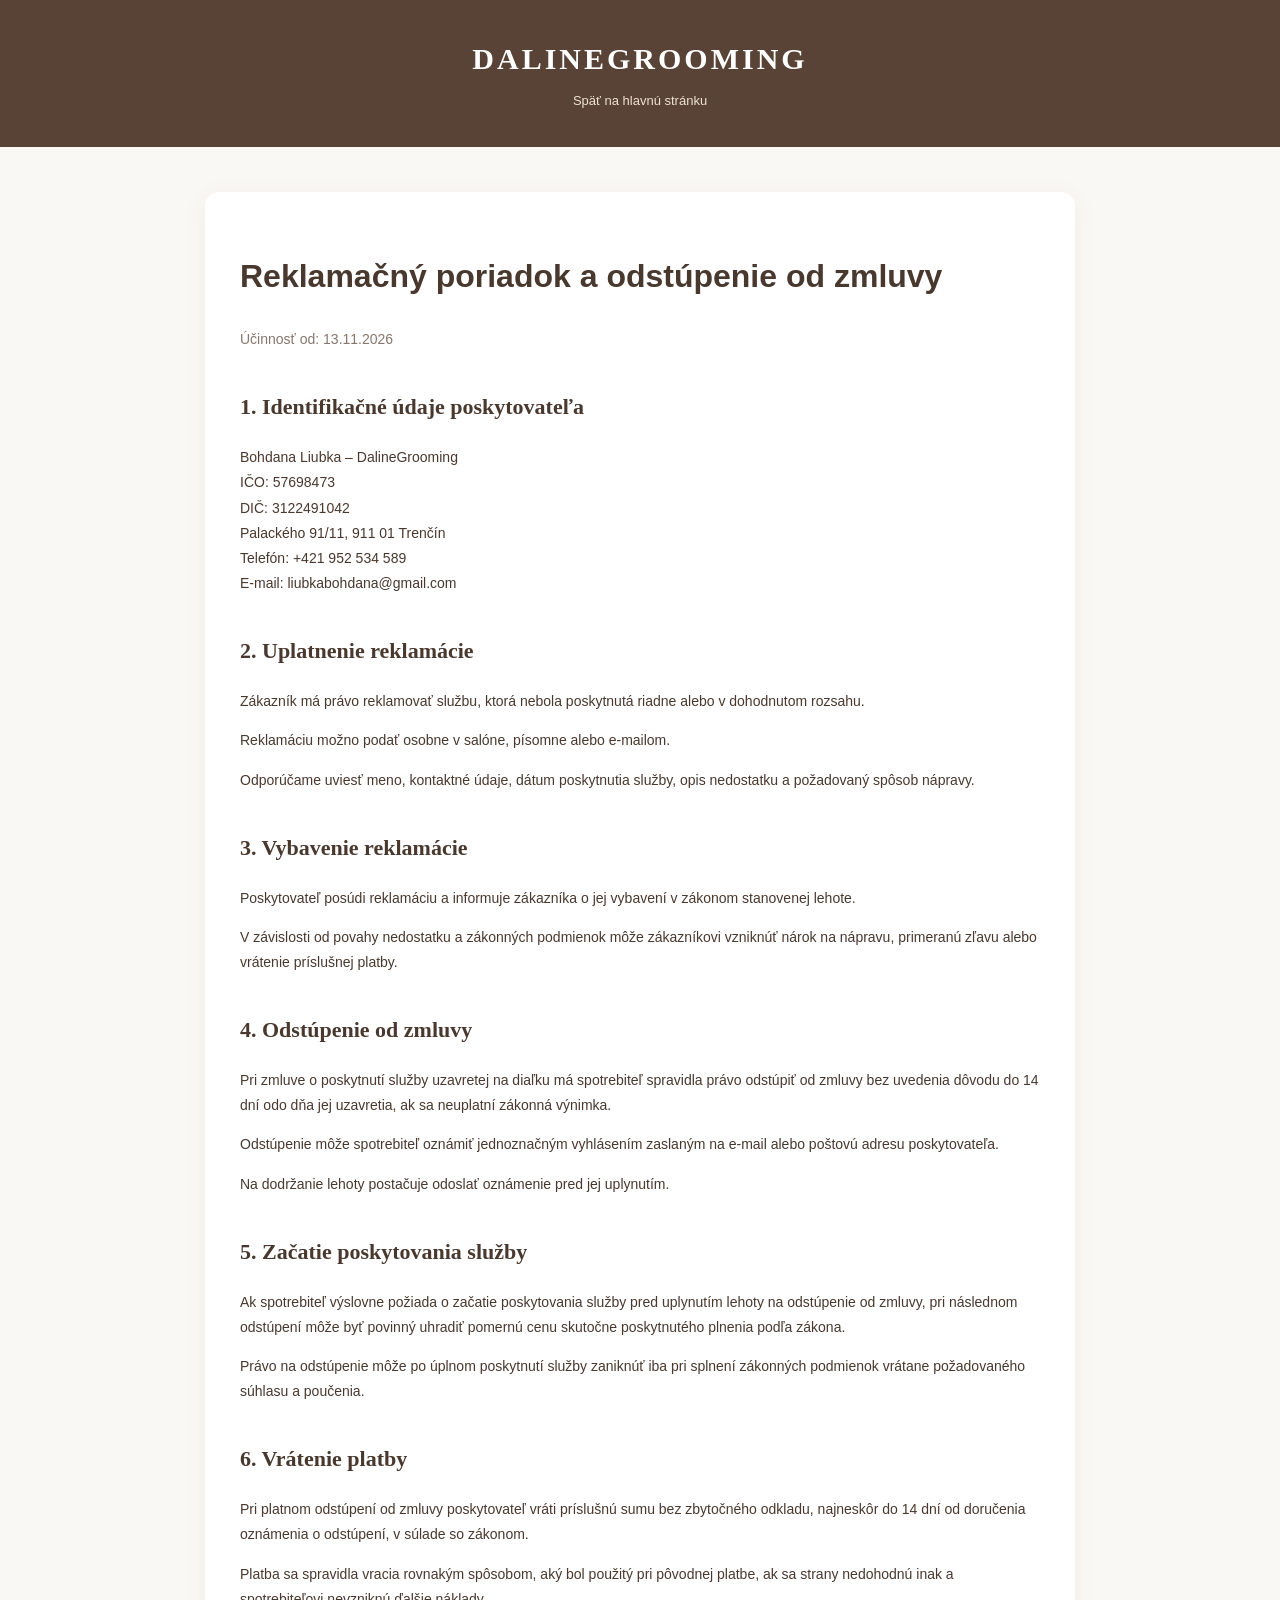
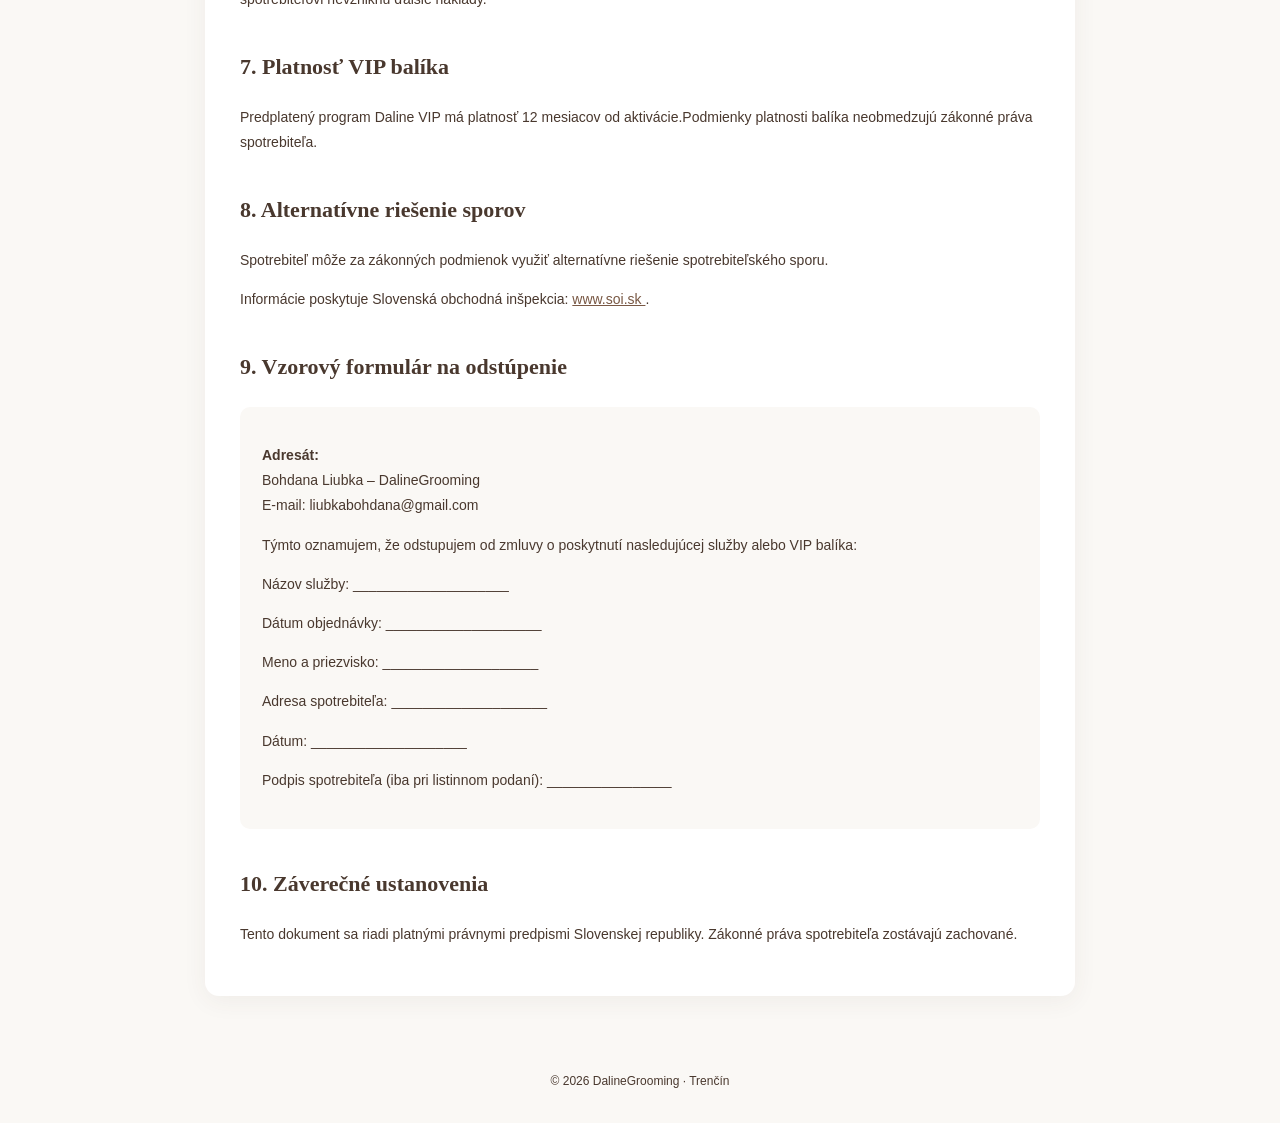
<file: reklamacny-poriadok.html>
<!doctype html>
<html lang="sk">
  <head>
    <meta charset="UTF-8" />
    <meta name="viewport" content="width=device-width, initial-scale=1" />
    <title>Reklamačný poriadok | DalineGrooming</title>
    <style>
      body {
        margin: 0;
        background: #faf8f5;
        color: #49382e;
        font-family: Arial, sans-serif;
        line-height: 1.8;
      }
      header {
        background: #594336;
        color: white;
        padding: 32px 20px;
        text-align: center;
      }
      header h1 {
        font-family: Georgia, serif;
        letter-spacing: 3px;
        font-size: 30px;
        margin: 0;
      }
      header a {
        color: #eee1d4;
        text-decoration: none;
        font-size: 13px;
      }
      main {
        max-width: 800px;
        margin: 45px auto;
        padding: 35px;
        background: white;
        border-radius: 14px;
        box-shadow: 0 5px 24px #49382e10;
      }
      h2 {
        font-family: Georgia, serif;
        font-size: 22px;
        margin-top: 35px;
      }
      p,
      li {
        font-size: 14px;
      }
      a {
        color: #795844;
      }
      .date {
        color: #86776e;
      }
      .form {
        background: #faf8f5;
        padding: 22px;
        border-radius: 10px;
        margin-top: 20px;
      }
      footer {
        padding: 30px;
        text-align: center;
        font-size: 12px;
      }
      @media (max-width: 600px) {
        main {
          margin: 15px;
          padding: 22px;
        }
        header h1 {
          font-size: 24px;
        }
      }
    </style>
  </head>
  <body>
    <header>
      <h1>DALINEGROOMING</h1>
      <a href="index.html">Späť na hlavnú stránku</a>
    </header>

    <main>
      <h1>Reklamačný poriadok a odstúpenie od zmluvy</h1>
      <p class="date">Účinnosť od: 13.11.2026</p>

      <h2>1. Identifikačné údaje poskytovateľa</h2>
      <p>
        Bohdana Liubka – DalineGrooming<br />
        IČO: 57698473<br />
        DIČ: 3122491042<br />
        Palackého 91/11, 911 01 Trenčín<br />
        Telefón: +421 952 534 589<br />
        E-mail: liubkabohdana@gmail.com
      </p>

      <h2>2. Uplatnenie reklamácie</h2>
      <p>
        Zákazník má právo reklamovať službu, ktorá nebola poskytnutá riadne
        alebo v dohodnutom rozsahu.
      </p>
      <p>Reklamáciu možno podať osobne v salóne, písomne alebo e-mailom.</p>
      <p>
        Odporúčame uviesť meno, kontaktné údaje, dátum poskytnutia služby, opis
        nedostatku a požadovaný spôsob nápravy.
      </p>

      <h2>3. Vybavenie reklamácie</h2>
      <p>
        Poskytovateľ posúdi reklamáciu a informuje zákazníka o jej vybavení v
        zákonom stanovenej lehote.
      </p>
      <p>
        V závislosti od povahy nedostatku a zákonných podmienok môže zákazníkovi
        vzniknúť nárok na nápravu, primeranú zľavu alebo vrátenie príslušnej
        platby.
      </p>

      <h2>4. Odstúpenie od zmluvy</h2>
      <p>
        Pri zmluve o poskytnutí služby uzavretej na diaľku má spotrebiteľ
        spravidla právo odstúpiť od zmluvy bez uvedenia dôvodu do 14 dní odo dňa
        jej uzavretia, ak sa neuplatní zákonná výnimka.
      </p>
      <p>
        Odstúpenie môže spotrebiteľ oznámiť jednoznačným vyhlásením zaslaným na
        e-mail alebo poštovú adresu poskytovateľa.
      </p>
      <p>Na dodržanie lehoty postačuje odoslať oznámenie pred jej uplynutím.</p>

      <h2>5. Začatie poskytovania služby</h2>
      <p>
        Ak spotrebiteľ výslovne požiada o začatie poskytovania služby pred
        uplynutím lehoty na odstúpenie od zmluvy, pri následnom odstúpení môže
        byť povinný uhradiť pomernú cenu skutočne poskytnutého plnenia podľa
        zákona.
      </p>
      <p>
        Právo na odstúpenie môže po úplnom poskytnutí služby zaniknúť iba pri
        splnení zákonných podmienok vrátane požadovaného súhlasu a poučenia.
      </p>

      <h2>6. Vrátenie platby</h2>
      <p>
        Pri platnom odstúpení od zmluvy poskytovateľ vráti príslušnú sumu bez
        zbytočného odkladu, najneskôr do 14 dní od doručenia oznámenia o
        odstúpení, v súlade so zákonom.
      </p>
      <p>
        Platba sa spravidla vracia rovnakým spôsobom, aký bol použitý pri
        pôvodnej platbe, ak sa strany nedohodnú inak a spotrebiteľovi nevzniknú
        ďalšie náklady.
      </p>

      <h2>7. Platnosť VIP balíka</h2>
      <p>
        Predplatený program Daline VIP má platnosť 12 mesiacov od
        aktivácie.Podmienky platnosti balíka neobmedzujú zákonné práva
        spotrebiteľa.
      </p>

      <h2>8. Alternatívne riešenie sporov</h2>
      <p>
        Spotrebiteľ môže za zákonných podmienok využiť alternatívne riešenie
        spotrebiteľského sporu.
      </p>
      <p>
        Informácie poskytuje Slovenská obchodná inšpekcia:
        <a href="https://www.soi.sk" target="_blank" rel="noopener noreferrer">
          www.soi.sk </a
        >.
      </p>

      <h2>9. Vzorový formulár na odstúpenie</h2>
      <div class="form">
        <p>
          <strong>Adresát:</strong><br />
          Bohdana Liubka – DalineGrooming<br />
          E-mail: liubkabohdana@gmail.com
        </p>
        <p>
          Týmto oznamujem, že odstupujem od zmluvy o poskytnutí nasledujúcej
          služby alebo VIP balíka:
        </p>
        <p>Názov služby: ____________________</p>
        <p>Dátum objednávky: ____________________</p>
        <p>Meno a priezvisko: ____________________</p>
        <p>Adresa spotrebiteľa: ____________________</p>
        <p>Dátum: ____________________</p>
        <p>Podpis spotrebiteľa (iba pri listinnom podaní): ________________</p>
      </div>

      <h2>10. Záverečné ustanovenia</h2>
      <p>
        Tento dokument sa riadi platnými právnymi predpismi Slovenskej
        republiky. Zákonné práva spotrebiteľa zostávajú zachované.
      </p>
    </main>

    <footer>© 2026 DalineGrooming · Trenčín</footer>
  </body>
</html>
</file>
